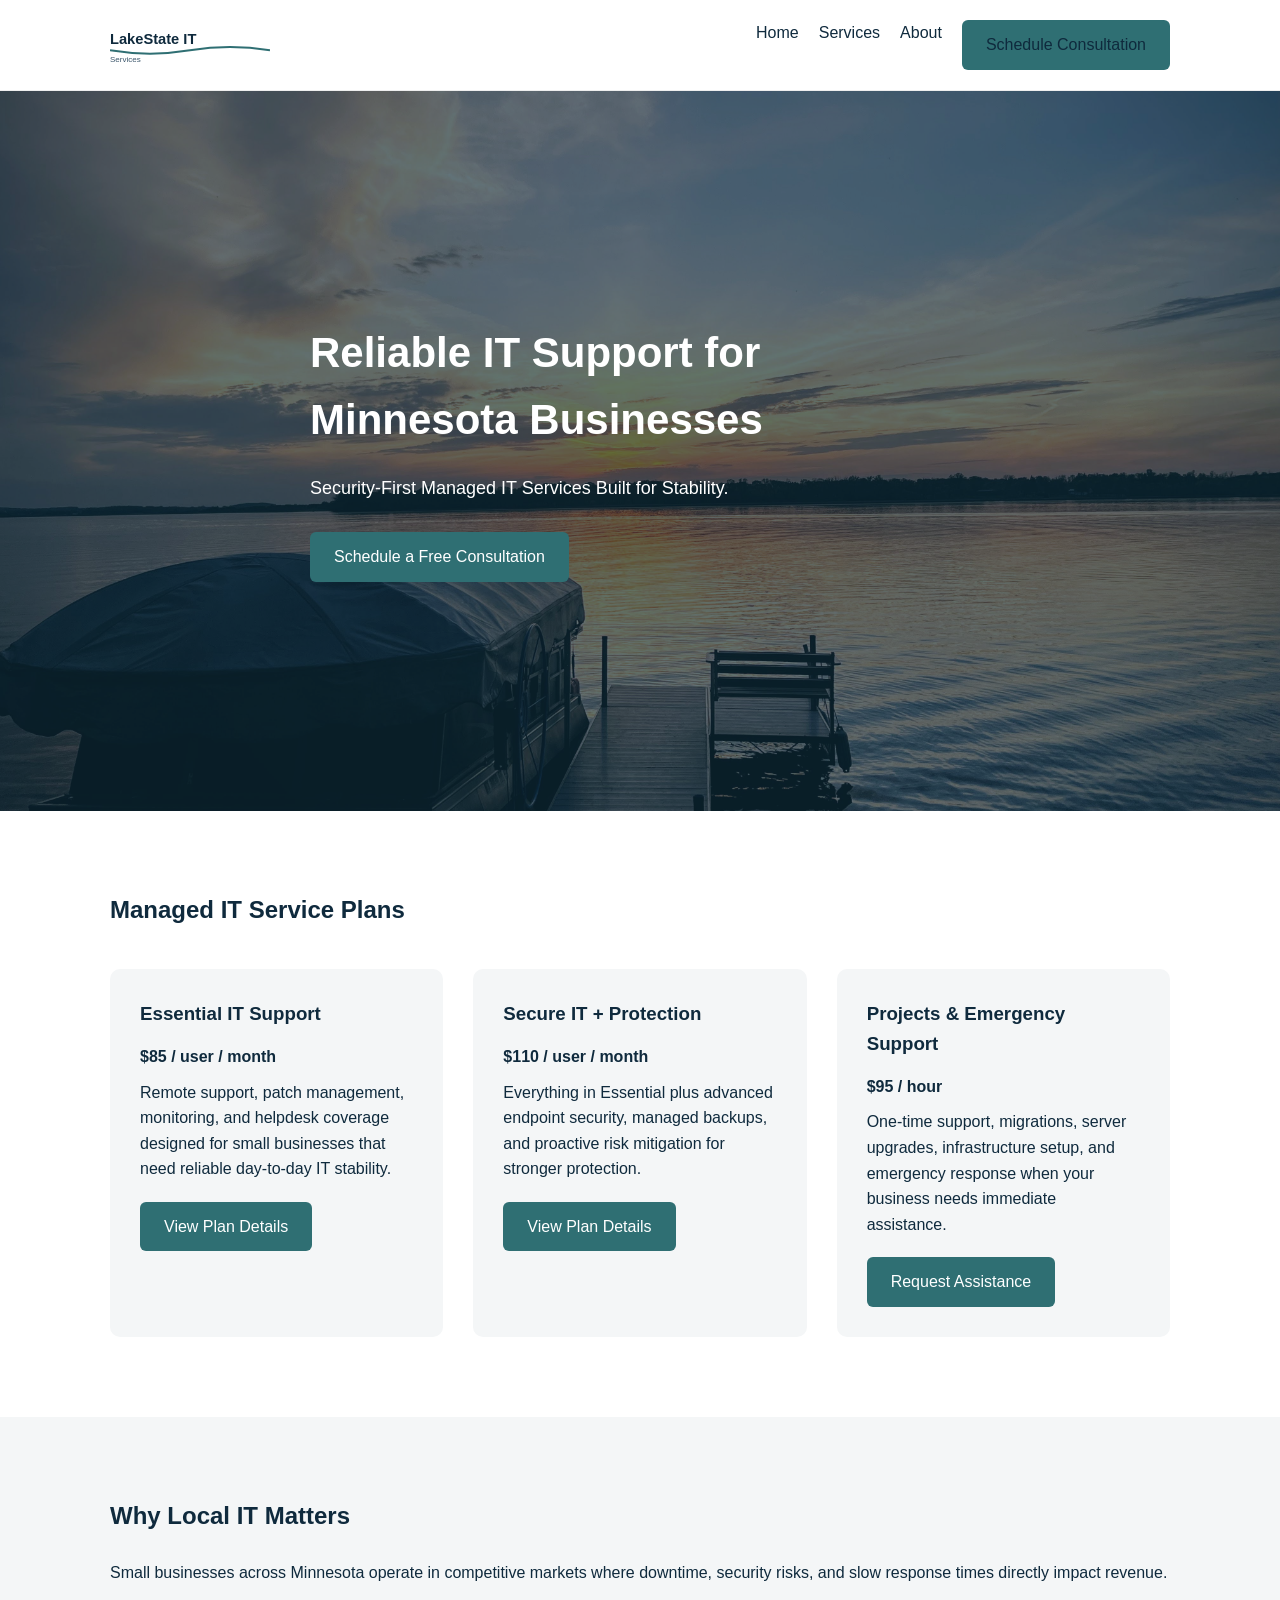
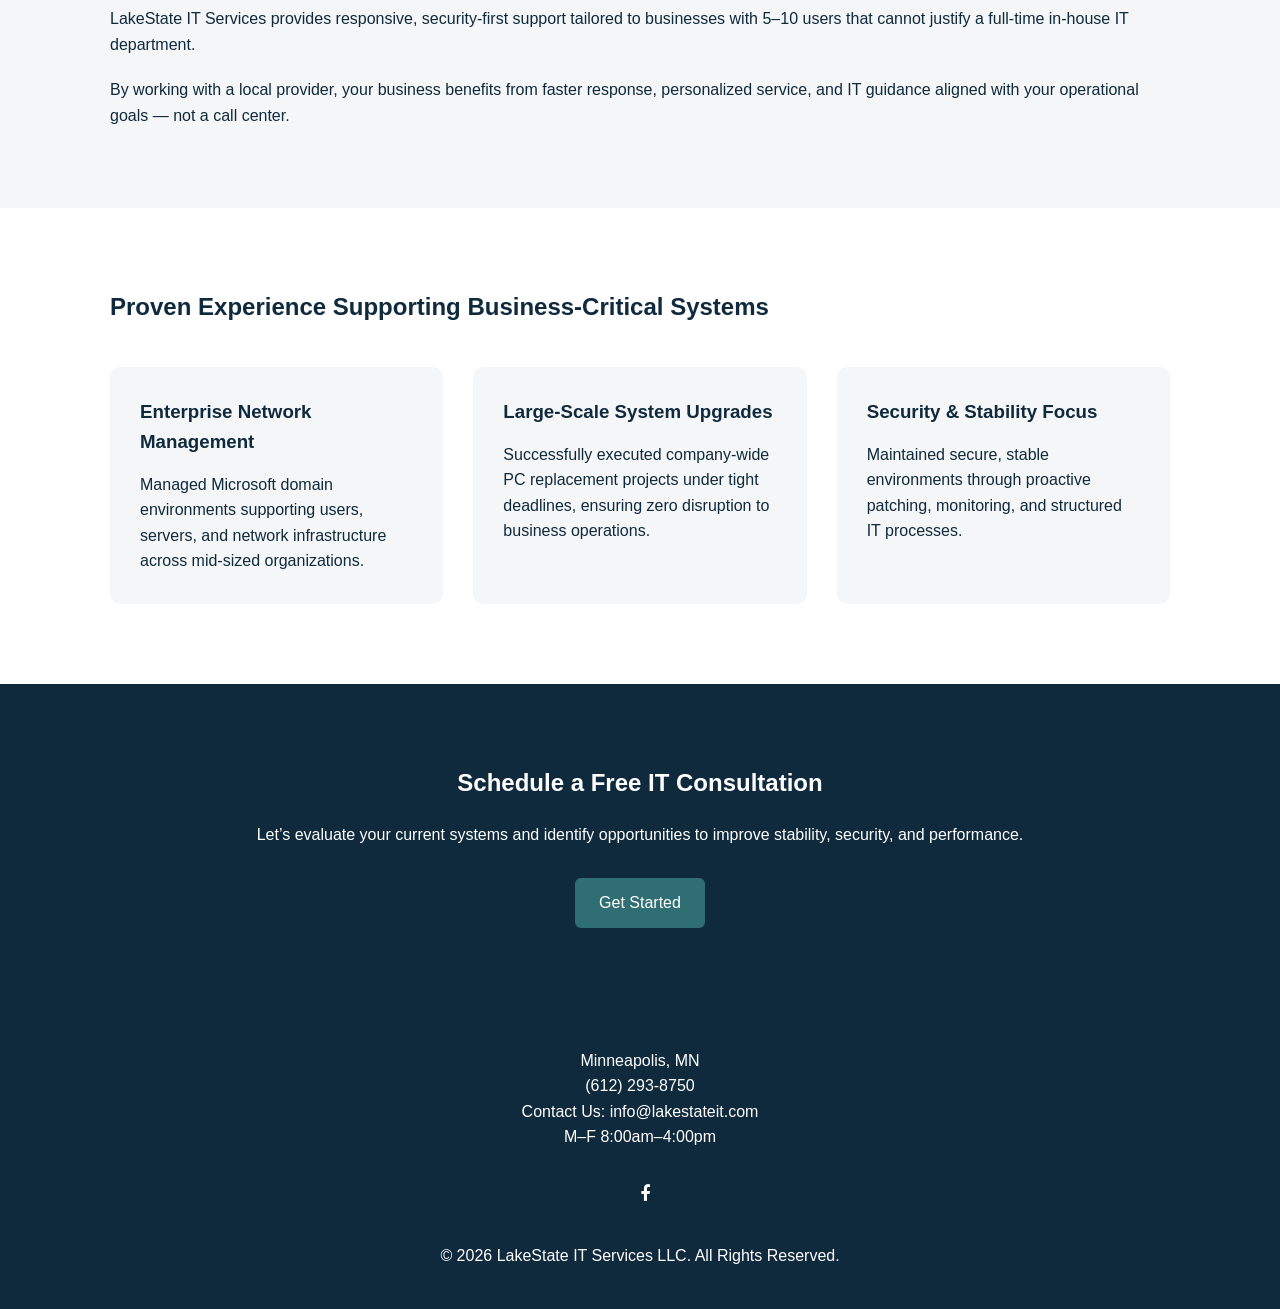
<file: index.html>
<!DOCTYPE html>
<html lang="en">
<head>
  <meta charset="UTF-8">
  <meta name="viewport" content="width=device-width, initial-scale=1.0">
  <title>LakeState IT Services | Reliable IT Support for Minnesota Businesses</title>
  <meta name="description" content="Security-first managed IT services for small businesses in Minnesota. Reliable, stable, local IT support built for growing companies.">
  <link rel="icon" type="image/svg+xml" href="images/favicon.svg">
  <link rel="stylesheet" href="css/styles.css">
  <link rel="stylesheet" href="https://cdnjs.cloudflare.com/ajax/libs/font-awesome/4.7.0/css/font-awesome.min.css">

</head>

<body>

  <!-- ================= HEADER ================= -->
<header id="site-header">
  <div class="navbar container">

    <a href="index.html" class="logo-link">
      <img src="images/logo.svg" alt="LakeState IT Services Logo" height="40">
    </a>

    <!-- Hamburger Button -->
    <button 
      class="hamburger" 
      id="hamburger"
      aria-label="Toggle navigation menu"
      aria-controls="primary-navigation"
      aria-expanded="false"
    >
      <span></span>
      <span></span>
      <span></span>
    </button>

    <!-- Navigation -->
    <nav 
      class="nav-links" 
      id="primary-navigation"
      role="navigation"
    >
      <a href="index.html">Home</a>
      <a href="services.html">Services</a>
      <a href="about.html">About</a>
      <a href="contact.html" class="btn">Schedule Consultation</a>
    </nav>

  </div>
</header>

  <!-- ================= HERO ================= -->
  <section class="hero">
    <div class="hero-overlay"></div>
    <div class="container hero-content">
      <h1>Reliable IT Support for Minnesota Businesses</h1>
      <p>Security-First Managed IT Services Built for Stability.</p>
      <a href="contact.html" class="btn">Schedule a Free Consultation</a>
    </div>
  </section>

  <!-- ================= SERVICES PREVIEW ================= -->
  <section>
    <div class="container">
      <h2 style="margin-bottom:40px;">Managed IT Service Plans</h2>

      <div class="card-grid">

        <!-- Essential Plan -->
        <div class="card">
          <h3>Essential IT Support</h3>
          <p><strong>$85 / user / month</strong></p>
          <p style="margin-top:10px;">
            Remote support, patch management, monitoring, and helpdesk coverage 
            designed for small businesses that need reliable day-to-day IT stability.
          </p>
          <div style="margin-top:20px;">
            <a href="services.html" class="btn">View Plan Details</a>
          </div>
        </div>

        <!-- Secure Plan -->
        <div class="card">
          <h3>Secure IT + Protection</h3>
          <p><strong>$110 / user / month</strong></p>
          <p style="margin-top:10px;">
            Everything in Essential plus advanced endpoint security, 
            managed backups, and proactive risk mitigation for stronger protection.
          </p>
          <div style="margin-top:20px;">
            <a href="services.html" class="btn">View Plan Details</a>
          </div>
        </div>

        <!-- Project Work -->
        <div class="card">
          <h3>Projects & Emergency Support</h3>
          <p><strong>$95 / hour</strong></p>
          <p style="margin-top:10px;">
            One-time support, migrations, server upgrades, infrastructure setup, 
            and emergency response when your business needs immediate assistance.
          </p>
          <div style="margin-top:20px;">
            <a href="contact.html" class="btn">Request Assistance</a>
          </div>
        </div>

      </div>
    </div>
  </section>

  <!-- ================= WHY LOCAL IT MATTERS ================= -->
  <section style="background:#F4F6F7;">
    <div class="container">
      <h2 style="margin-bottom:25px;">Why Local IT Matters</h2>

      <p style="margin-bottom:20px;">
        Small businesses across Minnesota operate in competitive markets where 
        downtime, security risks, and slow response times directly impact revenue.
      </p>

      <p style="margin-bottom:20px;">
        LakeState IT Services provides responsive, security-first support 
        tailored to businesses with 5–10 users that cannot justify a full-time 
        in-house IT department.
      </p>

      <p>
        By working with a local provider, your business benefits from faster 
        response, personalized service, and IT guidance aligned with your 
        operational goals — not a call center.
      </p>
    </div>
  </section>
  <!-- ================= PROVEN EXPERIENCE ================= -->

  <section>
    <div class="container">
      <h2 style="margin-bottom:40px;">Proven Experience Supporting Business-Critical Systems</h2>

      <div class="card-grid">

        <div class="card">
          <h3>Enterprise Network Management</h3>
          <p>
            Managed Microsoft domain environments supporting users, servers, 
            and network infrastructure across mid-sized organizations.
          </p>
        </div>

        <div class="card">
          <h3>Large-Scale System Upgrades</h3>
          <p>
            Successfully executed company-wide PC replacement projects under 
            tight deadlines, ensuring zero disruption to business operations.
          </p>
        </div>

        <div class="card">
          <h3>Security & Stability Focus</h3>
          <p>
            Maintained secure, stable environments through proactive patching, 
            monitoring, and structured IT processes.
          </p>
        </div>

      </div>
    </div>
  </section>
  
  <!-- ================= TESTIMONIALS ================= -->
  <!--<section>
    <div class="container">
      <h2 style="margin-bottom:40px;">What Local Businesses Are Saying</h2>

      <div class="card-grid">

        <div class="card">
          <p>
            “LakeState IT Services helped stabilize our network and improve our 
            security posture. Response times are fast and professional.”
          </p>
          <p style="margin-top:15px;"><strong>– Local Business Owner</strong></p>
        </div>

        <div class="card">
          <p>
            “We finally feel confident that our systems are properly maintained 
            and monitored. It’s like having an in-house IT team.”
          </p>
          <p style="margin-top:15px;"><strong>– Local Business Owner</strong></p>
        </div>

        <div class="card">
          <p>
            “Professional, knowledgeable, and proactive. Our downtime has 
            significantly decreased.”
          </p>
          <p style="margin-top:15px;"><strong>– Local Business Owner</strong></p>
        </div>

      </div>
    </div>
  </section> -->

  <!-- ================= CTA SECTION ================= -->
  <section style="background:#0F2A3D; color:white; text-align:center;">
    <div class="container">
      <h2 style="margin-bottom:20px;">Schedule a Free IT Consultation</h2>
      <p style="margin-bottom:30px;">
        Let’s evaluate your current systems and identify opportunities to improve 
        stability, security, and performance.
      </p>
      <a href="contact.html" class="btn">Get Started</a>
    </div>
  </section>

  <!-- ================= FOOTER ================= -->
  <footer>
    <div class="container">
      <p>Minneapolis, MN</p>
      <p><a href="tel:612-293-8750">(612) 293-8750</a></p>
      <p>Contact Us: <a href="contact.html">info@lakestateit.com</a></p>
      <p>M–F 8:00am–4:00pm</p>

      <div class="footer-links">
        <a href="https://www.facebook.com/profile.php?id=61580752876248" target="_blank" class="fa fa-facebook"></a>
      <!-- <a href="https://twitter.com" target="_blank" class="fa fa-twitter"></a> -->
      <!-- <a href="https://instagram.com" target="_blank" class="fa fa-instagram"></a> -->
      </div>

      <p style="margin-top:20px;">
        © 2026 LakeState IT Services LLC. All Rights Reserved.
      </p>
    </div>
  </footer>

  <script src="js/main.js"></script>

</body>
</html>
</file>
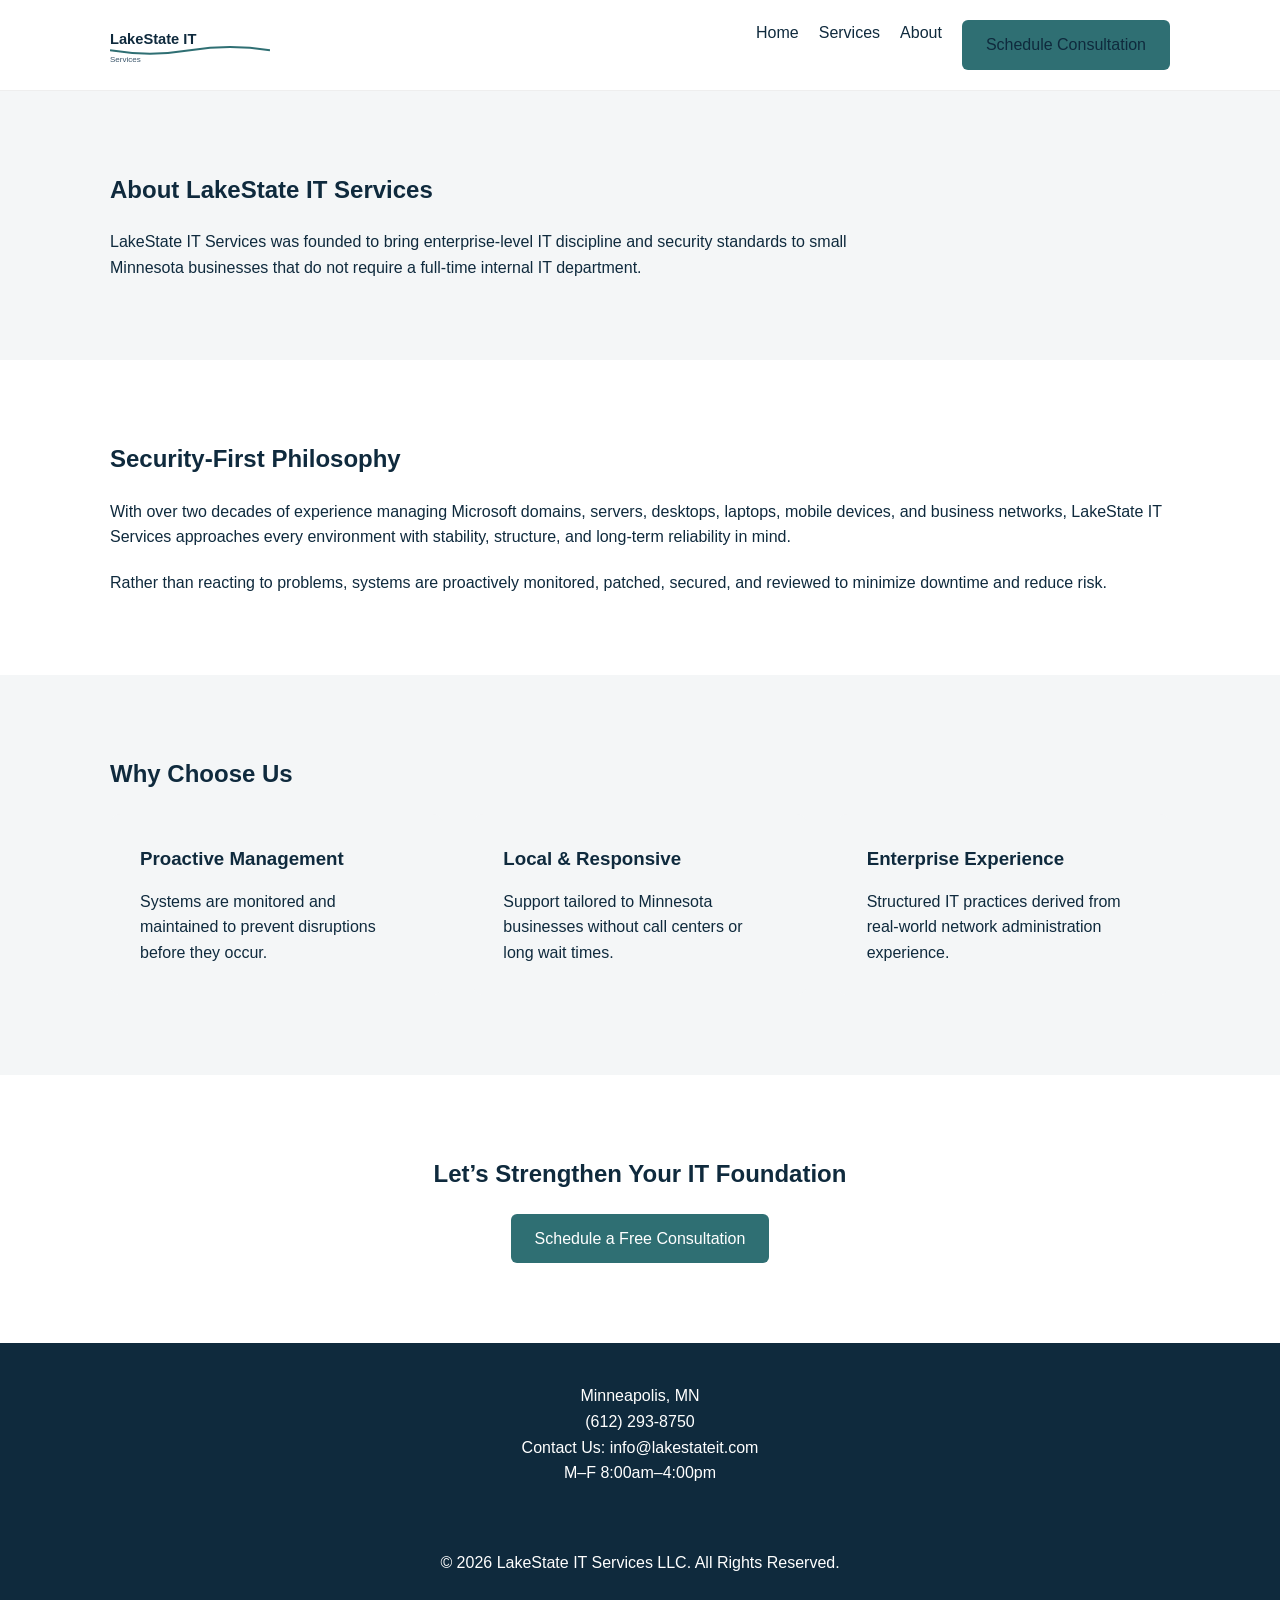
<file: about.html>
<!DOCTYPE html>
<html lang="en">
<head>
  <meta charset="UTF-8">
  <meta name="viewport" content="width=device-width, initial-scale=1.0">
  <title>About | LakeState IT Services</title>
  <meta name="description" content="Security-first managed IT services backed by 25+ years of enterprise IT experience.">
  <link rel="icon" type="image/svg+xml" href="images/favicon.svg">
  <link rel="stylesheet" href="css/styles.css">
</head>
<body>

<header id="site-header">
  <div class="navbar container">

    <a href="index.html" class="logo-link">
      <img src="images/logo.svg" alt="LakeState IT Services Logo" height="40">
    </a>

    <!-- Hamburger Button -->
    <button 
      class="hamburger" 
      id="hamburger"
      aria-label="Toggle navigation menu"
      aria-controls="primary-navigation"
      aria-expanded="false"
    >
      <span></span>
      <span></span>
      <span></span>
    </button>

    <!-- Navigation -->
    <nav 
      class="nav-links" 
      id="primary-navigation"
      role="navigation"
    >
      <a href="index.html">Home</a>
      <a href="services.html">Services</a>
      <a href="about.html">About</a>
      <a href="contact.html" class="btn">Schedule Consultation</a>
    </nav>

  </div>
</header>

<section style="background:#F4F6F7;">
  <div class="container">
    <h1>About LakeState IT Services</h1>
    <p style="margin-top:20px; max-width:800px;">
      LakeState IT Services was founded to bring enterprise-level IT discipline
      and security standards to small Minnesota businesses that do not require
      a full-time internal IT department.
    </p>
  </div>
</section>

<section>
  <div class="container">
    <h2 style="margin-bottom:20px;">Security-First Philosophy</h2>
    <p style="margin-bottom:20px;">
      With over two decades of experience managing Microsoft domains,
      servers, desktops, laptops, mobile devices, and business networks,
      LakeState IT Services approaches every environment with stability,
      structure, and long-term reliability in mind.
    </p>
    <p>
      Rather than reacting to problems, systems are proactively monitored,
      patched, secured, and reviewed to minimize downtime and reduce risk.
    </p>
  </div>
</section>

<section style="background:#F4F6F7;">
  <div class="container">
    <h2 style="margin-bottom:20px;">Why Choose Us</h2>

    <div class="card-grid">
      <div class="card">
        <h3>Proactive Management</h3>
        <p>Systems are monitored and maintained to prevent disruptions before they occur.</p>
      </div>
      <div class="card">
        <h3>Local & Responsive</h3>
        <p>Support tailored to Minnesota businesses without call centers or long wait times.</p>
      </div>
      <div class="card">
        <h3>Enterprise Experience</h3>
        <p>Structured IT practices derived from real-world network administration experience.</p>
      </div>
    </div>
  </div>
</section>

<section style="text-align:center;">
  <div class="container">
    <h2 style="margin-bottom:20px;">Let’s Strengthen Your IT Foundation</h2>
    <a href="contact.html" class="btn">Schedule a Free Consultation</a>
  </div>
</section>

<footer>
  <div class="container">
    <p>Minneapolis, MN</p>
    <p><a href="tel:612-293-8750">(612) 293-8750</a></p>
    <p>Contact Us: <a href="contact.html">info@lakestateit.com</a></p>
    <p>M–F 8:00am–4:00pm</p>

    <div class="footer-links">
      <a href="https://www.facebook.com/profile.php?id=61580752876248" target="_blank" class="fa fa-facebook"></a>
      <!-- <a href="https://twitter.com" target="_blank" class="fa fa-twitter"></a> -->
      <!-- <a href="https://instagram.com" target="_blank" class="fa fa-instagram"></a> -->
    </div>

    <p style="margin-top:20px;">
      © 2026 LakeState IT Services LLC. All Rights Reserved.
    </p>
  </div>
</footer>

<script src="js/main.js"></script>
</body>
</html>
</file>
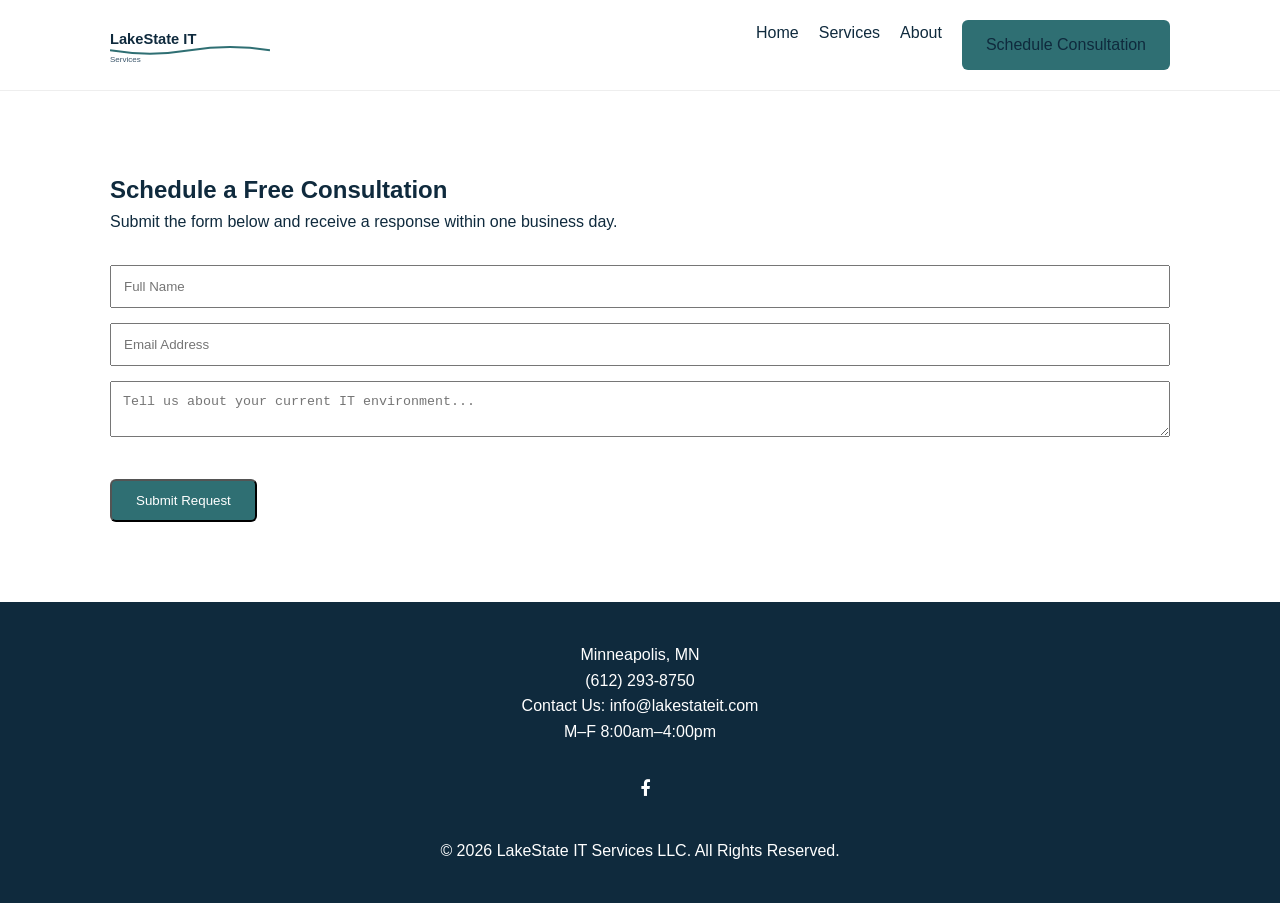
<file: contact.html>
<!DOCTYPE html>
<html lang="en">
<head>
  <meta charset="UTF-8">
  <meta name="viewport" content="width=device-width, initial-scale=1.0">
  <title>Contact | LakeState IT Services</title>
  <link rel="icon" type="image/svg+xml" href="images/favicon.svg">
  <link rel="stylesheet" href="css/styles.css">
</head>
<body>

<header id="site-header">
  <div class="navbar container">

    <a href="index.html" class="logo-link">
      <img src="images/logo.svg" alt="LakeState IT Services Logo" height="40">
    </a>

    <!-- Hamburger Button -->
    <button 
      class="hamburger" 
      id="hamburger"
      aria-label="Toggle navigation menu"
      aria-controls="primary-navigation"
      aria-expanded="false"
    >
      <span></span>
      <span></span>
      <span></span>
    </button>

    <!-- Navigation -->
    <nav 
      class="nav-links" 
      id="primary-navigation"
      role="navigation"
    >
      <a href="index.html">Home</a>
      <a href="services.html">Services</a>
      <a href="about.html">About</a>
      <a href="contact.html" class="btn">Schedule Consultation</a>
    </nav>

  </div>
</header>

<section>
  <div class="container">
    <h1>Schedule a Free Consultation</h1>
    <p style="margin-bottom:30px;">
      Submit the form below and receive a response within one business day.
    </p>

    <form name="contact" method="POST" action="thank-you.html"
          data-netlify="true"
          data-netlify-recaptcha="true"
          netlify-honeypot="bot-field">

      <input type="hidden" name="form-name" value="contact">

      <p style="display:none;">
        <label>Don’t fill this out: <input name="bot-field"></label>
      </p>

      <input type="text" name="name" placeholder="Full Name" required style="width:100%; padding:12px; margin-bottom:15px;">
      <input type="email" name="email" placeholder="Email Address" required style="width:100%; padding:12px; margin-bottom:15px;">
      <textarea name="message" placeholder="Tell us about your current IT environment..." required style="width:100%; padding:12px; margin-bottom:15px;"></textarea>

      <div data-netlify-recaptcha="true" style="margin-bottom:20px;"></div>

      <button type="submit" class="btn">Submit Request</button>
    </form>
  </div>
</section>

<footer>
  <div class="container">
    <p>Minneapolis, MN</p>
    <p><a href="tel:612-293-8750">(612) 293-8750</a></p>
    <p>Contact Us: <a href="contact.html">info@lakestateit.com</a></p>
    <p>M–F 8:00am–4:00pm</p>

    <div class="footer-links">
      <a href="https://www.facebook.com/profile.php?id=61580752876248" target="_blank" class="fa fa-facebook"></a>
      <!-- <a href="https://twitter.com" target="_blank" class="fa fa-twitter"></a> -->
      <!-- <a href="https://instagram.com" target="_blank" class="fa fa-instagram"></a> -->
    </div>

    <p style="margin-top:20px;">
      © 2026 LakeState IT Services LLC. All Rights Reserved.
    </p><link rel="stylesheet" href="https://cdnjs.cloudflare.com/ajax/libs/font-awesome/4.7.0/css/font-awesome.min.css">

  </div>
</footer>

<script src="js/main.js"></script>
</body>
</html>
</file>
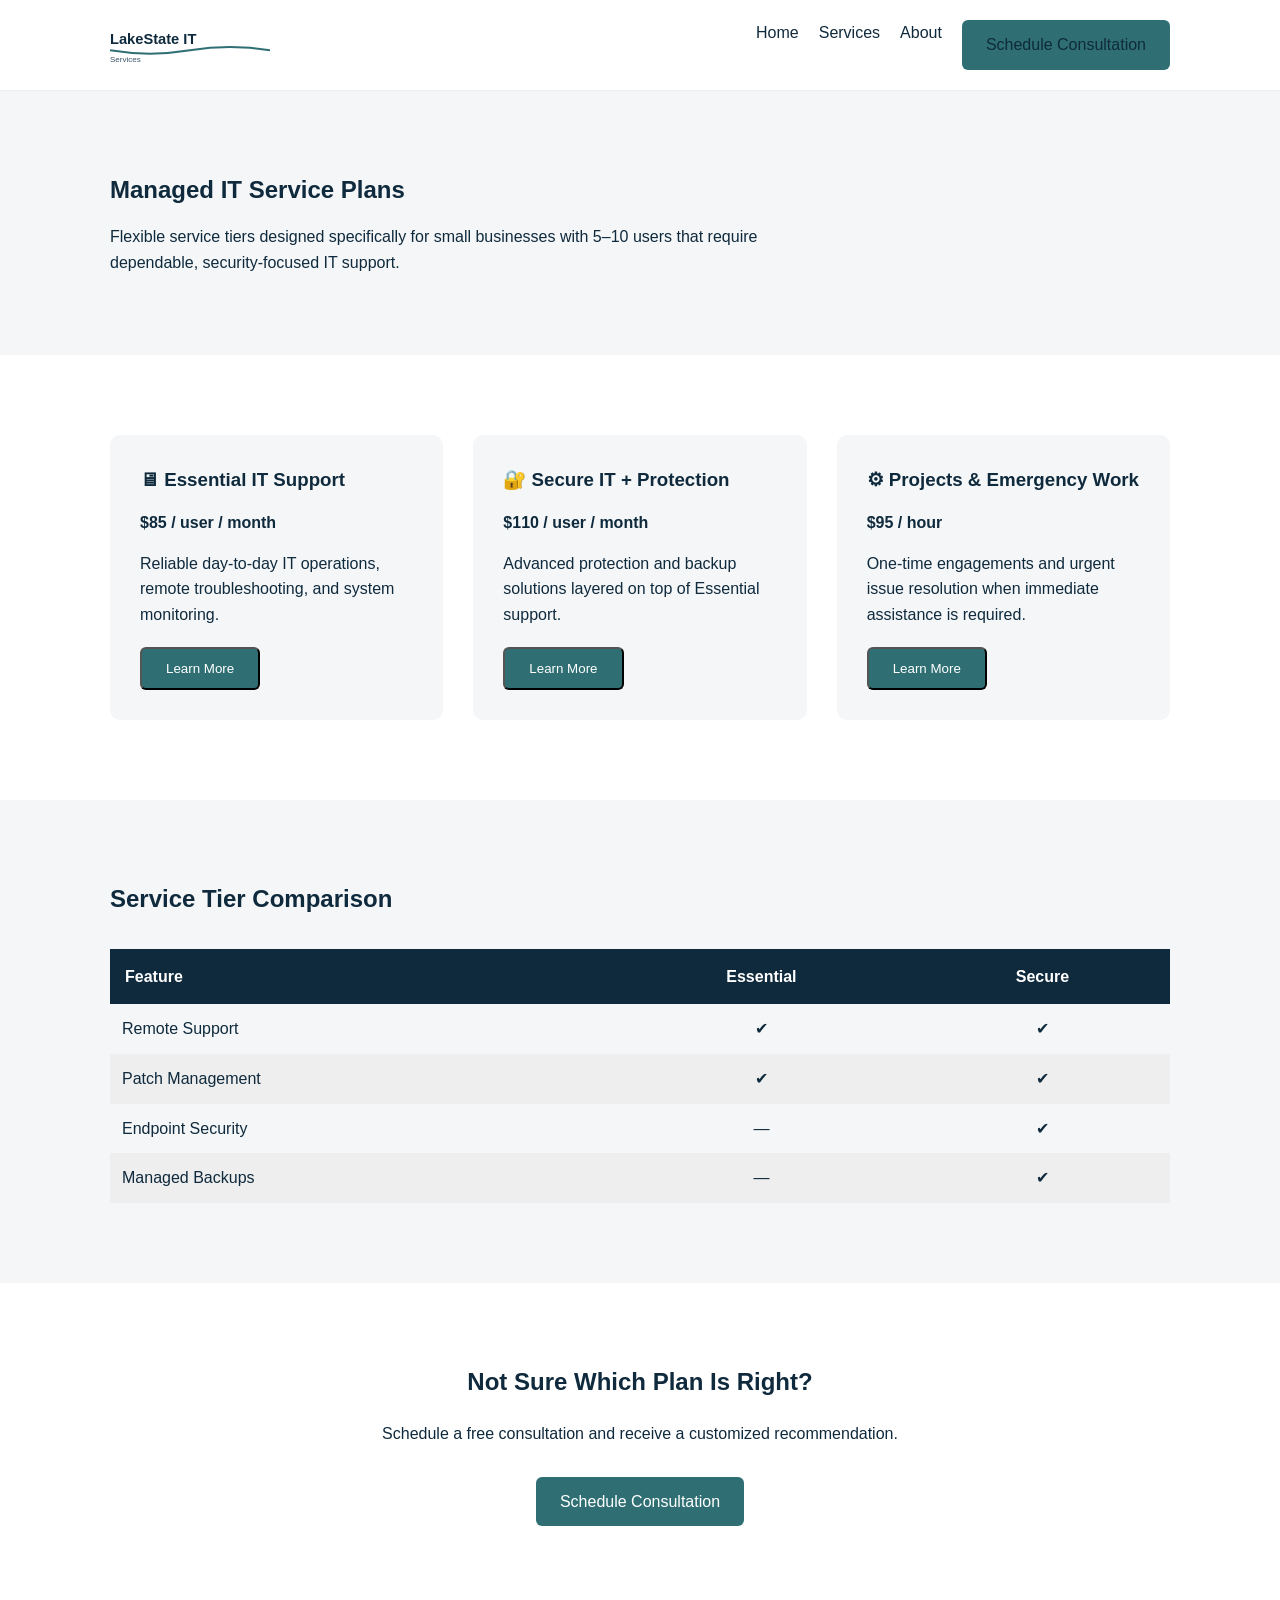
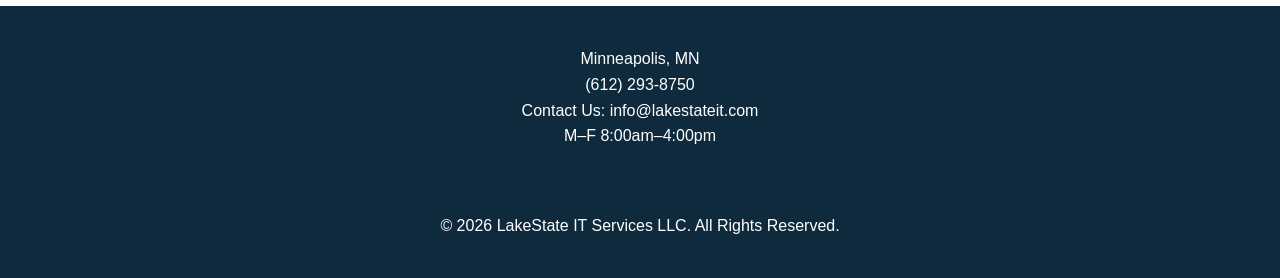
<file: services.html>
<!DOCTYPE html>
<html lang="en">
<head>
  <meta charset="UTF-8">
  <meta name="viewport" content="width=device-width, initial-scale=1.0">
  <title>Services | LakeState IT Services</title>
  <meta name="description" content="Managed IT service plans for small businesses in Minnesota. Security-first, reliable, and scalable IT support.">
  <link rel="icon" type="image/svg+xml" href="images/favicon.svg">
  <link rel="stylesheet" href="css/styles.css">
</head>

<body>

<header id="site-header">
  <div class="navbar container">

    <a href="index.html" class="logo-link">
      <img src="images/logo.svg" alt="LakeState IT Services Logo" height="40">
    </a>

    <!-- Hamburger Button -->
    <button 
      class="hamburger" 
      id="hamburger"
      aria-label="Toggle navigation menu"
      aria-controls="primary-navigation"
      aria-expanded="false"
    >
      <span></span>
      <span></span>
      <span></span>
    </button>

    <!-- Navigation -->
    <nav 
      class="nav-links" 
      id="primary-navigation"
      role="navigation"
    >
      <a href="index.html">Home</a>
      <a href="services.html">Services</a>
      <a href="about.html">About</a>
      <a href="contact.html" class="btn">Schedule Consultation</a>
    </nav>

  </div>
</header>

<!-- ================= PAGE HERO ================= -->
<section style="background:#F4F6F7;">
  <div class="container">
    <h1>Managed IT Service Plans</h1>
    <p style="margin-top:15px; max-width:700px;">
      Flexible service tiers designed specifically for small businesses 
      with 5–10 users that require dependable, security-focused IT support.
    </p>
  </div>
</section>

<!-- ================= SERVICE CARDS ================= -->
<section>
  <div class="container">
    <div class="card-grid">

      <!-- Essential Plan -->
      <div class="card">
        <h3>🖥 Essential IT Support</h3>
        <p><strong>$85 / user / month</strong></p>

        <p style="margin-top:15px;">
          Reliable day-to-day IT operations, remote troubleshooting, and system monitoring.
        </p>

        <button class="btn drawer-toggle" style="margin-top:20px;">Learn More</button>

        <div class="drawer-content">
          <ul style="margin-top:15px; line-height:1.8;">
            <li>Remote Helpdesk Support</li>
            <li>Patch Management (Windows & 3rd Party)</li>
            <li>System Monitoring</li>
            <li>User Account Administration</li>
            <li>Basic Security Configuration</li>
          </ul>
        </div>
      </div>

      <!-- Secure Plan -->
      <div class="card">
        <h3>🔐 Secure IT + Protection</h3>
        <p><strong>$110 / user / month</strong></p>

        <p style="margin-top:15px;">
          Advanced protection and backup solutions layered on top of Essential support.
        </p>

        <button class="btn drawer-toggle" style="margin-top:20px;">Learn More</button>

        <div class="drawer-content">
          <ul style="margin-top:15px; line-height:1.8;">
            <li>Everything in Essential</li>
            <li>Managed Endpoint Protection</li>
            <li>Ransomware Monitoring</li>
            <li>Cloud or Local Backup Management</li>
            <li>Quarterly Security Reviews</li>
          </ul>
        </div>
      </div>

      <!-- Projects -->
      <div class="card">
        <h3>⚙ Projects & Emergency Work</h3>
        <p><strong>$95 / hour</strong></p>

        <p style="margin-top:15px;">
          One-time engagements and urgent issue resolution when immediate assistance is required.
        </p>

        <button class="btn drawer-toggle" style="margin-top:20px;">Learn More</button>

        <div class="drawer-content">
          <ul style="margin-top:15px; line-height:1.8;">
            <li>Emergency After-Hours Support</li>
            <li>Network Infrastructure Setup</li>
            <li>Network Printing</li>
            <li>Google Workspace Migrations</li>
            <li>Microsoft 365 Migrations</li>
          </ul>
        </div>
      </div>

    </div>
  </div>
</section>

<!-- ================= TIER COMPARISON ================= -->
<section style="background:#F4F6F7;">
  <div class="container">
    <h2 style="margin-bottom:30px;">Service Tier Comparison</h2>

    <table style="width:100%; border-collapse:collapse;">
      <tr style="background:#0F2A3D; color:white;">
        <th style="padding:15px; text-align:left;">Feature</th>
        <th style="padding:15px;">Essential</th>
        <th style="padding:15px;">Secure</th>
      </tr>

      <tr>
        <td style="padding:12px;">Remote Support</td>
        <td style="text-align:center;">✔</td>
        <td style="text-align:center;">✔</td>
      </tr>

      <tr style="background:#eee;">
        <td style="padding:12px;">Patch Management</td>
        <td style="text-align:center;">✔</td>
        <td style="text-align:center;">✔</td>
      </tr>

      <tr>
        <td style="padding:12px;">Endpoint Security</td>
        <td style="text-align:center;">—</td>
        <td style="text-align:center;">✔</td>
      </tr>

      <tr style="background:#eee;">
        <td style="padding:12px;">Managed Backups</td>
        <td style="text-align:center;">—</td>
        <td style="text-align:center;">✔</td>
      </tr>

    </table>
  </div>
</section>

<!-- ================= CTA ================= -->
<section style="text-align:center;">
  <div class="container">
    <h2 style="margin-bottom:20px;">Not Sure Which Plan Is Right?</h2>
    <p style="margin-bottom:30px;">
      Schedule a free consultation and receive a customized recommendation.
    </p>
    <a href="contact.html" class="btn">Schedule Consultation</a>
  </div>
</section>

<footer>
  <div class="container">
    <p>Minneapolis, MN</p>
    <p><a href="tel:612-293-8750">(612) 293-8750</a></p>
    <p>Contact Us: <a href="contact.html">info@lakestateit.com</a></p>
    <p>M–F 8:00am–4:00pm</p>

    <div class="footer-links">
      <a href="https://www.facebook.com/profile.php?id=61580752876248" target="_blank" class="fa fa-facebook"></a>
      <!-- <a href="https://twitter.com" target="_blank" class="fa fa-twitter"></a> -->
      <!-- <a href="https://instagram.com" target="_blank" class="fa fa-instagram"></a> -->
    </div>

    <p style="margin-top:20px;">
      © 2026 LakeState IT Services LLC. All Rights Reserved.
    </p>
  </div>
</footer>

<script src="js/main.js"></script>

</body>
</html>
</file>
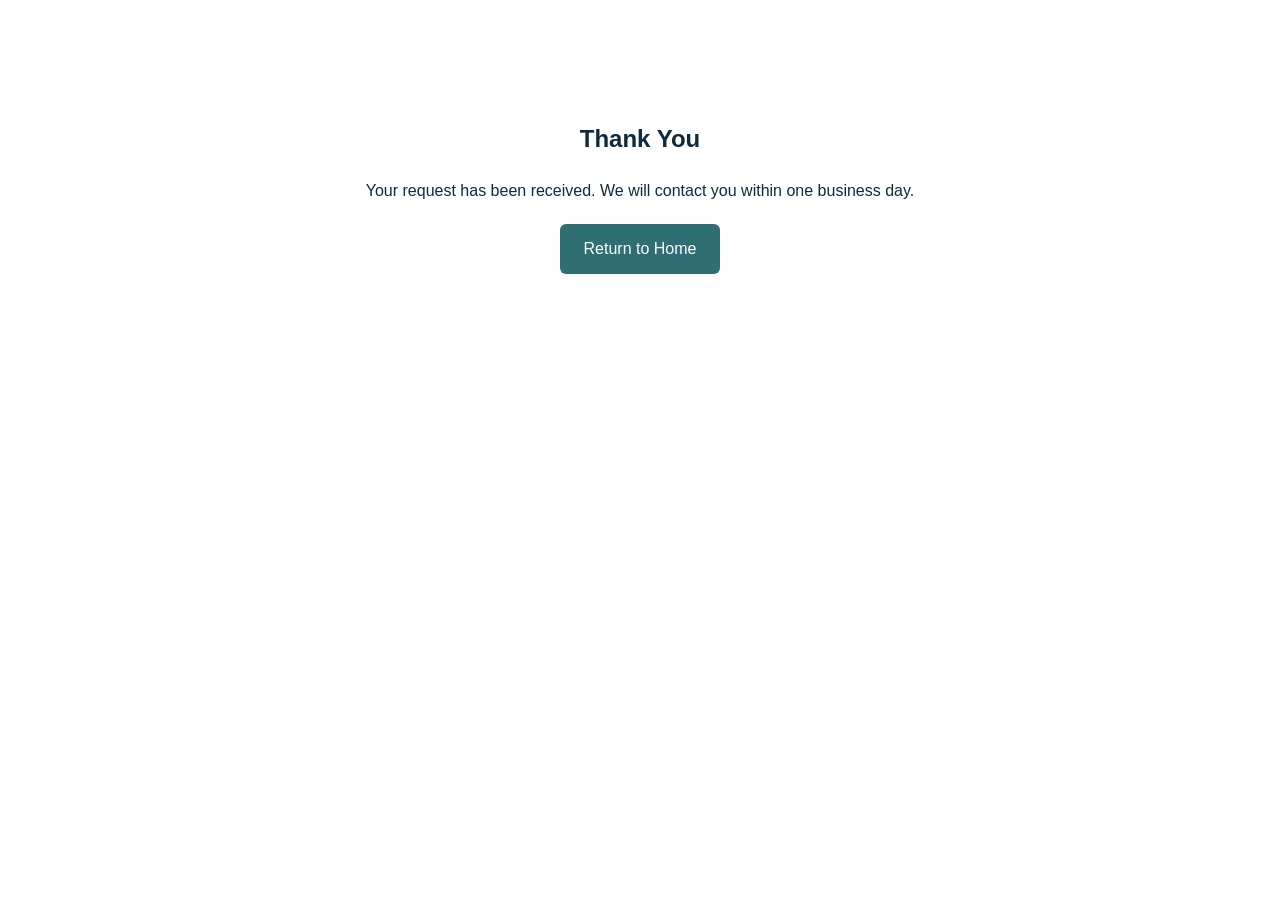
<file: thank-you.html>
<!DOCTYPE html>
<html lang="en">
<head>
<meta charset="UTF-8">
<meta name="viewport" content="width=device-width, initial-scale=1.0">
<title>Thank You | LakeState IT Services</title>
<link rel="stylesheet" href="css/styles.css">
</head>
<body>

<section style="text-align:center; padding:120px 20px;">
  <h1>Thank You</h1>
  <p style="margin:20px 0;">
    Your request has been received. We will contact you within one business day.
  </p>
  <a href="index.html" class="btn">Return to Home</a>
</section>

</body>
</html>
</file>
<file: css/styles.css>
/* ==========================
   Root Variables
========================== */
:root {
  --primary: #0F2A3D;
  --secondary: #2F6F73;
  --light: #F4F6F7;
  --gray: #6B7C85;
  --white: #ffffff;
  --max-width: 1100px;
}

/* ==========================
   Global Reset
========================== */
* {
  margin: 0;
  padding: 0;
  box-sizing: border-box;
}

body {
  font-family: "Segoe UI", sans-serif;
  line-height: 1.6;
  background: var(--white);
  color: var(--primary);
}

a {
  text-decoration: none;
  color: inherit;
}

img {
  max-width: 100%;
  display: block;
}

/* ==========================
   Layout
========================== */
.container {
  max-width: var(--max-width);
  margin: auto;
  padding: 0 20px;
}

section {
  padding: 80px 0;
}

.btn {
  display: inline-block;
  padding: 12px 24px;
  background: var(--secondary);
  color: var(--white);
  border-radius: 6px;
  transition: 0.3s ease;
}

.btn:hover {
  background: var(--primary);
}

/* ==========================
   Header
========================== */
header {
  background: var(--white);
  border-bottom: 1px solid #eee;
  position: sticky;
  top: 0;
  z-index: 1000;
}

.navbar {
  display: flex;
  justify-content: space-between;
  align-items: center;
  padding: 20px;
}

.nav-links {
  display: flex;
  gap: 20px;
}

.nav-links a {
  font-weight: 500;
  color: var(--primary);
}

.nav-links a:hover {
  color: var(--secondary);
}

/* ==========================
   Hero
========================== */
.hero {
  position: relative;
  height: 80vh;
  background: url('../images/hero.jpg') center/cover no-repeat;
  display: flex;
  align-items: center;
  color: white;
}

.hero-overlay {
  position: absolute;
  inset: 0;
  background: rgba(15, 42, 61, 0.65);
}

.hero-content {
  position: relative;
  z-index: 2;
  max-width: 700px;
}

.hero h1 {
  font-size: 42px;
  margin-bottom: 20px;
}

.hero p {
  font-size: 18px;
  margin-bottom: 30px;
}

/* ==========================
   Cards
========================== */
.card-grid {
  display: grid;
  gap: 30px;
}

@media (min-width: 768px) {
  .card-grid {
    grid-template-columns: repeat(3, 1fr);
  }
}

.card {
  background: var(--light);
  padding: 30px;
  border-radius: 10px;
  transition: 0.3s ease;
}

.card:hover {
  transform: translateY(-5px);
}

.card h3 {
  margin-bottom: 15px;
}

/* ==========================
   Expandable Drawer
========================== */
.drawer-content {
  display: none;
  margin-top: 15px;
  font-size: 14px;
  color: var(--gray);
}

.drawer-content.active {
  display: block;
}

/* ==========================
   Footer
========================== */
footer {
  background: var(--primary);
  color: var(--white);
  padding: 40px 0;
  text-align: center;
}

.footer-links {
  margin-top: 15px;
}

.footer-links a {
  margin: 0 10px;
  color: var(--white);
  font-size: 18px;
}

footer a:hover {
  color: var(--secondary);
  text-decoration: underline;
}

/* Style all font awesome icons */
.fa {
  padding: 20px; /* Space around the icon */
  font-size: 30px; /* Icon size */
  width: 30px; /* Control the clickable area width */
  text-align: center; /* Center the icon within the width */
  text-decoration: none; /* Remove default link underline */
  margin: 5px; /* Space between icons */
  color: white; /* Default icon color */
  border-radius: 50%; /* Make them round, remove for square */
}

/* Add a hover effect */
.fa:hover {
  opacity: 0.7;
}

/* ==========================
   Sticky Header + Blur
========================== */

#site-header {
  position: sticky;
  top: 0;
  z-index: 1000;
  background: rgba(255, 255, 255, 0.85);
  backdrop-filter: blur(10px);
  transition: box-shadow 0.3s ease, background 0.3s ease;
}

#site-header.scrolled {
  box-shadow: 0 4px 12px rgba(0,0,0,0.08);
}

.hamburger {
  display: none;
  flex-direction: column;
  justify-content: center;
  gap: 5px;
  background: none;
  border: none;
  cursor: pointer;
}

.hamburger span {
  width: 25px;
  height: 3px;
  background: var(--primary);
  transition: all 0.3s ease;
}

@media (max-width: 768px) {

  .hamburger {
    display: flex;
  }

  .nav-links {
    position: absolute;
    top: 80px;
    right: 0;
    width: 100%;
    flex-direction: column;
    align-items: center;
    background: rgba(255, 255, 255, 0.95);
    backdrop-filter: blur(8px);
    overflow: hidden;

    max-height: 0;
    opacity: 0;
    transform: translateY(-10px);
    transition: 
      max-height 0.4s ease,
      opacity 0.3s ease,
      transform 0.3s ease;
  }

  .nav-links.active {
    max-height: 400px;
    opacity: 1;
    transform: translateY(0);
    padding: 20px 0;
  }

  .nav-links a {
    padding: 12px 0;
    width: 100%;
    text-align: center;
  }
}

.hamburger.active span:nth-child(1) {
  transform: rotate(45deg) translate(5px, 5px);
}

.hamburger.active span:nth-child(2) {
  opacity: 0;
}

.hamburger.active span:nth-child(3) {
  transform: rotate(-45deg) translate(5px, -5px);
}
</file>
